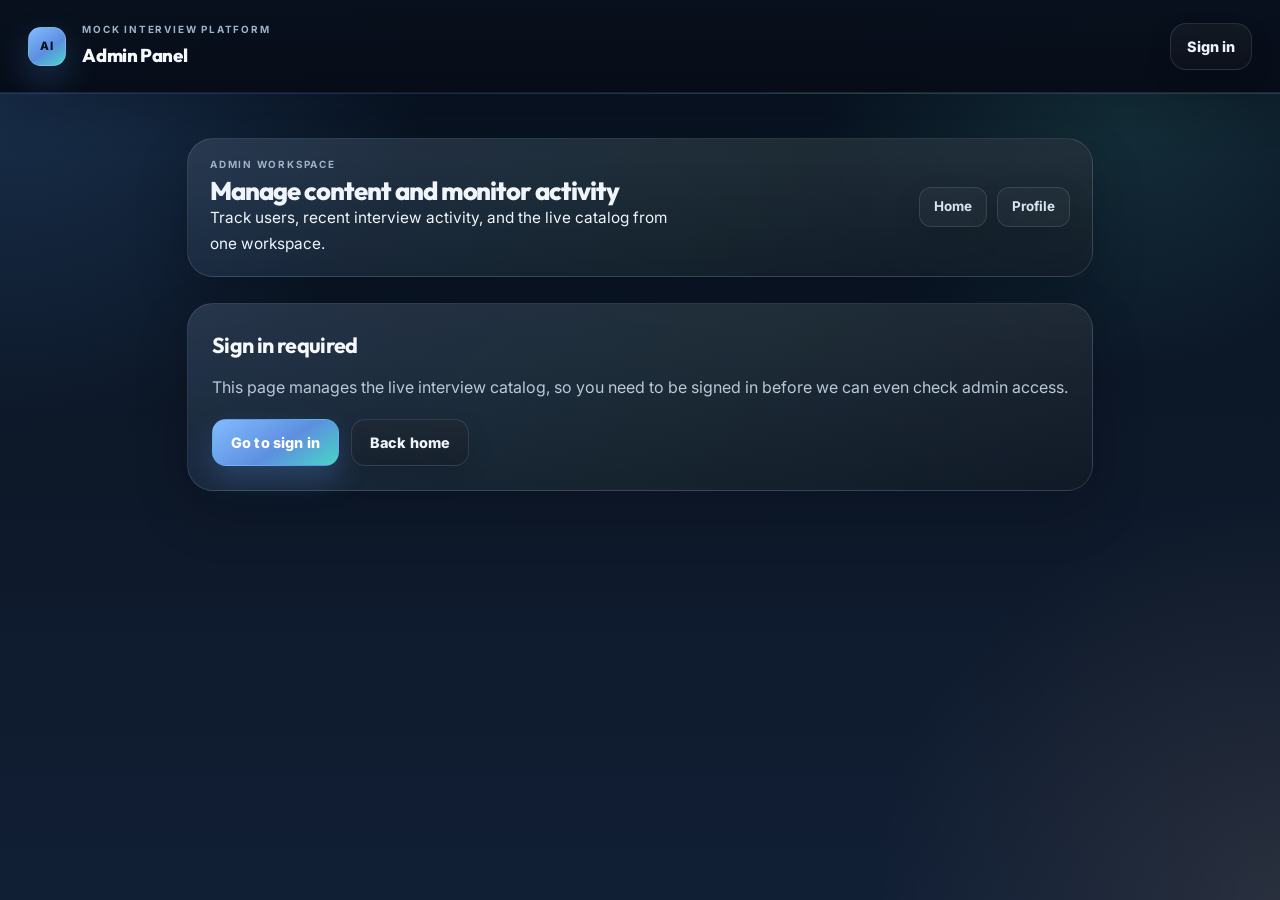
<file: templates/admin.html>
<!DOCTYPE html>
<html lang="en">

<head>
<meta charset="UTF-8">
<meta name="viewport" content="width=device-width, initial-scale=1.0">
<title>Admin Panel</title>
<link rel="icon" href="/static/favicon.svg" type="image/svg+xml">
<link rel="stylesheet" href="/static/css/style.css">
</head>

<body class="admin-page">

<header class="platform-appbar">
<div class="container platform-appbar-inner">
<div class="brand-block">
<div class="brand-mark">AI</div>
<div>
<p class="brand-eyebrow">Mock Interview Platform</p>
<h1>Admin Panel</h1>
</div>
</div>
<div class="appbar-controls">
<div class="appbar-actions" id="account-actions"></div>
</div>
</div>
</header>

<main class="container platform-page admin-shell">

<section class="page-intro admin-intro">
<div class="page-intro-copy">
<p class="section-kicker">Admin Workspace</p>
<h2>Manage content and monitor activity</h2>
<p class="hero-text">
Track users, recent interview activity, and the live catalog from one workspace.
</p>
</div>
<div class="page-intro-actions">
<a class="command-link" href="/">Home</a>
<a class="command-link" href="/profile">Profile</a>
</div>
</section>

<section id="admin-access-root" class="admin-access-card">
<h3>Checking access</h3>
<p>We are verifying your signed-in account before loading the admin workspace.</p>
</section>

<section id="admin-workspace" class="admin-workspace" hidden>
<aside class="admin-sidebar">
<article class="admin-sidebar-card">
<p class="section-kicker">Workspace</p>
<h3>Admin sections</h3>
<p class="hero-text">
Open a dashboard, inspect user activity, or edit the content library.
</p>
<div class="admin-entity-stack" id="admin-entity-stack">
<button type="button" class="admin-entity-button" data-entity="overview">
<span>Overview</span>
</button>
<button type="button" class="admin-entity-button" data-entity="users">
<span>Users</span>
</button>
<button type="button" class="admin-entity-button" data-entity="sessions">
<span>Sessions</span>
</button>
<button type="button" class="admin-entity-button" data-entity="topics">
<span>Topics</span>
<strong id="admin-topics-count">0</strong>
</button>
<button type="button" class="admin-entity-button" data-entity="questions">
<span>Questions</span>
<strong id="admin-questions-count">0</strong>
</button>
<button type="button" class="admin-entity-button" data-entity="roles">
<span>Roles</span>
<strong id="admin-roles-count">0</strong>
</button>
</div>
</article>

<article class="admin-sidebar-card">
<p class="section-kicker">Notes</p>
<h3>How to use this cleanly</h3>
<ul class="admin-note-list">
<li>Use Overview first to check whether users are active and where practice is concentrating.</li>
<li>Open Users to inspect who is active, how many sessions they have completed, and who has admin rights.</li>
<li>Open Sessions to spot recent interview activity and verify what people are actually running.</li>
<li>Create a topic first, then add questions under it.</li>
<li>Edit a role when you want to add an existing topic into its weight mix.</li>
<li>Use the weight inputs to decide how strongly a role should draw from each topic.</li>
<li>Question IDs are auto-generated for new questions, so you do not have to manage them manually.</li>
</ul>
</article>
</aside>

<div class="admin-editor-card">
<div class="panel-head admin-panel-head">
<div>
<p class="section-kicker">Workspace</p>
<h3 id="admin-editor-title">Admin overview</h3>
</div>
<div class="status-badge" id="admin-global-status">Ready</div>
</div>

<section class="admin-section" id="admin-section-overview">
<div class="admin-insight-grid" id="admin-overview-stats">
<article class="admin-metric-card">
<span class="summary-label">Users</span>
<strong id="admin-metric-users">0</strong>
<p>Total signed up accounts.</p>
</article>
<article class="admin-metric-card">
<span class="summary-label">Admins</span>
<strong id="admin-metric-admin-users">0</strong>
<p>Accounts with catalog access.</p>
</article>
<article class="admin-metric-card">
<span class="summary-label">Sessions</span>
<strong id="admin-metric-sessions">0</strong>
<p>Total completed interview sessions.</p>
</article>
<article class="admin-metric-card">
<span class="summary-label">Sessions 7d</span>
<strong id="admin-metric-sessions-7d">0</strong>
<p>Saved sessions in the last 7 days.</p>
</article>
<article class="admin-metric-card">
<span class="summary-label">Active 7d</span>
<strong id="admin-metric-active-users">0</strong>
<p>Users active in the last 7 days.</p>
</article>
<article class="admin-metric-card">
<span class="summary-label">Templates</span>
<strong id="admin-metric-custom-templates">0</strong>
<p>Saved custom interview templates.</p>
</article>
<article class="admin-metric-card">
<span class="summary-label">Avg Score</span>
<strong id="admin-metric-average-score">0</strong>
<p>Average score across saved sessions.</p>
</article>
</div>

<div class="admin-analytics-grid">
<article class="admin-analytics-card">
<div class="panel-head">
<div>
<p class="section-kicker">Usage Modes</p>
<h3>How people are practicing</h3>
</div>
</div>
<div id="admin-mode-breakdown" class="admin-stack-list"></div>
</article>

<article class="admin-analytics-card">
<div class="panel-head">
<div>
<p class="section-kicker">Top Topics</p>
<h3>Where activity is happening</h3>
</div>
</div>
<div id="admin-top-topic-breakdown" class="admin-stack-list"></div>
</article>

<article class="admin-analytics-card">
<div class="panel-head">
<div>
<p class="section-kicker">Catalog Health</p>
<h3>What is live right now</h3>
</div>
</div>
<div id="admin-catalog-health" class="admin-stack-list"></div>
</article>

<article class="admin-analytics-card">
<div class="panel-head">
<div>
<p class="section-kicker">Operator Notes</p>
<h3>What to watch next</h3>
</div>
</div>
<div id="admin-ops-notes" class="admin-stack-list"></div>
</article>
</div>
</section>

<section class="admin-section" id="admin-section-users" hidden>
<div class="admin-section-banner">
<div>
<p class="section-kicker">User Snapshot</p>
<h3>Accounts, activity, and admin reach</h3>
</div>
<p class="hero-text">Use this view to quickly see who is active, who has admin privileges, and whether usage is spreading or concentrating.</p>
</div>
<div class="admin-summary-strip" id="admin-users-summary-strip">
<article class="admin-summary-tile">
<span class="summary-label">Total Users</span>
<strong id="admin-users-summary-total">0</strong>
</article>
<article class="admin-summary-tile">
<span class="summary-label">Active 7d</span>
<strong id="admin-users-summary-active">0</strong>
</article>
<article class="admin-summary-tile">
<span class="summary-label">Admins</span>
<strong id="admin-users-summary-admins">0</strong>
</article>
</div>
<div class="admin-analytics-card">
<div class="panel-head">
<div>
<p class="section-kicker">Users</p>
<h3>Accounts and recent progress</h3>
</div>
</div>
<div class="admin-table-wrap">
<table class="admin-data-table">
<thead>
<tr>
<th>User</th>
<th>Role</th>
<th>Sessions</th>
<th>7d</th>
<th>Avg Score</th>
<th>Last Active</th>
</tr>
</thead>
<tbody id="admin-users-table-body">
<tr><td colspan="6">Loading users...</td></tr>
</tbody>
</table>
</div>
</div>
</section>

<section class="admin-section" id="admin-section-sessions" hidden>
<div class="admin-section-banner">
<div>
<p class="section-kicker">Session Snapshot</p>
<h3>Recent interview flow and score health</h3>
</div>
<p class="hero-text">Use this view to verify what people are actually running, which modes are moving, and whether saved results still look healthy.</p>
</div>
<div class="admin-summary-strip" id="admin-sessions-summary-strip">
<article class="admin-summary-tile">
<span class="summary-label">Total Sessions</span>
<strong id="admin-sessions-summary-total">0</strong>
</article>
<article class="admin-summary-tile">
<span class="summary-label">Sessions 7d</span>
<strong id="admin-sessions-summary-recent">0</strong>
</article>
<article class="admin-summary-tile">
<span class="summary-label">Avg Score</span>
<strong id="admin-sessions-summary-score">0</strong>
</article>
</div>
<div class="admin-analytics-card">
<div class="panel-head">
<div>
<p class="section-kicker">Recent Sessions</p>
<h3>What users have done lately</h3>
</div>
</div>
<div class="admin-table-wrap">
<table class="admin-data-table">
<thead>
<tr>
<th>When</th>
<th>User</th>
<th>Mode</th>
<th>Topic / Role</th>
<th>Questions</th>
<th>Score</th>
</tr>
</thead>
<tbody id="admin-sessions-table-body">
<tr><td colspan="6">Loading sessions...</td></tr>
</tbody>
</table>
</div>
</div>
</section>

<section class="admin-section" id="admin-section-topics">
<div class="admin-mode-row">
<div class="admin-mode-switch" data-mode-group="topics">
<button type="button" class="secondary-action admin-mode-button" data-entity-mode="topics" data-mode="add">Add new</button>
<button type="button" class="secondary-action admin-mode-button" data-entity-mode="topics" data-mode="edit">Change existing</button>
</div>
</div>
<div class="admin-browser-card" id="admin-topic-browser">
<div class="admin-browser-grid">
<label class="custom-field admin-browser-search">
<span class="summary-label">Search Topics</span>
<input id="admin-topic-search" type="text" placeholder="Search by title, id, category, or subtitle">
</label>
<div class="admin-browser-filter-row">
<label class="custom-field">
<span class="summary-label">Status Filter</span>
<select id="admin-topic-status-filter">
<option value="active">Active</option>
<option value="all">All</option>
<option value="archived">Archived</option>
</select>
</label>
<label class="custom-field admin-picker-field" id="admin-topic-picker-field">
<span class="summary-label">Existing Topic</span>
<select id="admin-topic-select"></select>
</label>
</div>
</div>
<div class="admin-record-actions" id="admin-topic-record-actions">
<div class="admin-record-summary">
<span class="summary-label">Selected Status</span>
<strong id="admin-topic-state-chip">-</strong>
</div>
<button type="button" class="secondary-action" id="admin-topic-archive-btn">Archive</button>
<button type="button" class="secondary-action" id="admin-topic-restore-btn">Restore</button>
<button type="button" class="secondary-action admin-danger-action" id="admin-topic-delete-btn">Delete</button>
</div>
</div>

<form id="admin-topic-form" class="admin-form-grid">
<label class="custom-field">
<span class="summary-label">Topic ID</span>
<input id="admin-topic-id" type="text" maxlength="100" placeholder="api_design">
</label>
<label class="custom-field">
<span class="summary-label">Category</span>
<input id="admin-topic-category" type="text" maxlength="100" placeholder="Backend">
</label>
<label class="custom-field">
<span class="summary-label">Title</span>
<input id="admin-topic-title" type="text" maxlength="150" placeholder="API Design">
</label>
<label class="custom-field">
<span class="summary-label">Level Label</span>
<input id="admin-topic-level" type="text" maxlength="100" placeholder="Intermediate">
</label>
<label class="custom-field custom-field-wide">
<span class="summary-label">Subtitle</span>
<input id="admin-topic-subtitle" type="text" maxlength="255" placeholder="Short line shown in cards and summaries">
</label>
<label class="custom-field custom-field-wide">
<span class="summary-label">Description</span>
<textarea id="admin-topic-description" rows="4" placeholder="Describe what this track should focus on."></textarea>
</label>
<label class="custom-field">
<span class="summary-label">Accent</span>
<input id="admin-topic-accent" type="text" maxlength="100" placeholder="blue-ocean">
</label>
<div class="admin-form-actions custom-field custom-field-wide">
<button type="submit" class="primary-action" id="admin-topic-save">Save topic</button>
<button type="button" class="secondary-action" id="admin-topic-reset">Reset form</button>
</div>
<p class="hero-text admin-form-note custom-field custom-field-wide">
Topic IDs should stay stable because questions and roles refer to them.
</p>
</form>
</section>

<section class="admin-section" id="admin-section-questions" hidden>
<div class="admin-mode-row">
<div class="admin-mode-switch" data-mode-group="questions">
<button type="button" class="secondary-action admin-mode-button" data-entity-mode="questions" data-mode="add">Add new</button>
<button type="button" class="secondary-action admin-mode-button" data-entity-mode="questions" data-mode="edit">Change existing</button>
</div>
</div>
<div class="admin-browser-card" id="admin-question-browser">
<div class="admin-browser-grid">
<label class="custom-field admin-browser-search">
<span class="summary-label">Search Questions</span>
<input id="admin-question-search" type="text" placeholder="Search by id, topic, or question text">
</label>
<div class="admin-browser-filter-row admin-browser-filter-row-wide">
<label class="custom-field">
<span class="summary-label">Status Filter</span>
<select id="admin-question-status-filter">
<option value="active">Active</option>
<option value="all">All</option>
<option value="archived">Archived</option>
</select>
</label>
<div class="admin-question-picker-cluster">
<label class="custom-field admin-picker-field" id="admin-question-filter-field">
<span class="summary-label">Filter by Topic</span>
<select id="admin-question-filter-topic"></select>
</label>
<label class="custom-field admin-picker-field" id="admin-question-picker-field">
<span class="summary-label">Existing Question</span>
<select id="admin-question-select"></select>
</label>
</div>
</div>
</div>
<div class="admin-record-actions" id="admin-question-record-actions">
<div class="admin-record-summary">
<span class="summary-label">Selected Status</span>
<strong id="admin-question-state-chip">-</strong>
</div>
<button type="button" class="secondary-action" id="admin-question-archive-btn">Archive</button>
<button type="button" class="secondary-action" id="admin-question-restore-btn">Restore</button>
<button type="button" class="secondary-action admin-danger-action" id="admin-question-delete-btn">Delete</button>
</div>
</div>

<form id="admin-question-form" class="admin-form-grid">
<label class="custom-field">
<span class="summary-label">Question ID</span>
<input id="admin-question-id" type="text" readonly placeholder="Auto-generated for new questions">
</label>
<label class="custom-field">
<span class="summary-label">Topic</span>
<select id="admin-question-topic"></select>
</label>
<label class="custom-field">
<span class="summary-label">Display Order</span>
<input id="admin-question-order" type="number" min="1" step="1" value="1">
</label>
<label class="custom-field">
<span class="summary-label">Difficulty</span>
<select id="admin-question-difficulty">
<option value="easy">Easy</option>
<option value="medium">Medium</option>
<option value="hard">Hard</option>
<option value="custom">Custom</option>
</select>
</label>
<label class="custom-field custom-field-wide">
<span class="summary-label">Question Text</span>
<textarea id="admin-question-text" rows="5" placeholder="Write the interview question exactly as it should be asked."></textarea>
</label>
<label class="custom-field custom-field-wide">
<span class="summary-label">Sample Answer</span>
<textarea id="admin-question-sample" rows="4" placeholder="Optional: sample response for internal guidance."></textarea>
</label>
<label class="custom-field custom-field-wide">
<span class="summary-label">Benchmark Answer</span>
<textarea id="admin-question-ideal" rows="5" placeholder="Optional: benchmark / guidance answer used by analytics."></textarea>
</label>
<div class="admin-form-actions custom-field custom-field-wide">
<button type="submit" class="primary-action" id="admin-question-save">Save question</button>
<button type="button" class="secondary-action" id="admin-question-reset">Reset form</button>
</div>
</form>
</section>

<section class="admin-section" id="admin-section-roles" hidden>
<div class="admin-mode-row">
<div class="admin-mode-switch" data-mode-group="roles">
<button type="button" class="secondary-action admin-mode-button" data-entity-mode="roles" data-mode="add">Add new</button>
<button type="button" class="secondary-action admin-mode-button" data-entity-mode="roles" data-mode="edit">Change existing</button>
</div>
</div>
<div class="admin-browser-card" id="admin-role-browser">
<div class="admin-browser-grid">
<label class="custom-field admin-browser-search">
<span class="summary-label">Search Roles</span>
<input id="admin-role-search" type="text" placeholder="Search by title, id, or subtitle">
</label>
<div class="admin-browser-filter-row">
<label class="custom-field">
<span class="summary-label">Status Filter</span>
<select id="admin-role-status-filter">
<option value="active">Active</option>
<option value="all">All</option>
<option value="archived">Archived</option>
</select>
</label>
<label class="custom-field admin-picker-field" id="admin-role-picker-field">
<span class="summary-label">Existing Role</span>
<select id="admin-role-select"></select>
</label>
</div>
</div>
<div class="admin-record-actions" id="admin-role-record-actions">
<div class="admin-record-summary">
<span class="summary-label">Selected Status</span>
<strong id="admin-role-state-chip">-</strong>
</div>
<button type="button" class="secondary-action" id="admin-role-archive-btn">Archive</button>
<button type="button" class="secondary-action" id="admin-role-restore-btn">Restore</button>
<button type="button" class="secondary-action admin-danger-action" id="admin-role-delete-btn">Delete</button>
</div>
</div>

<form id="admin-role-form" class="admin-form-grid">
<label class="custom-field">
<span class="summary-label">Role ID</span>
<input id="admin-role-id" type="text" maxlength="100" placeholder="backend_engineer">
</label>
<label class="custom-field">
<span class="summary-label">Title</span>
<input id="admin-role-title" type="text" maxlength="150" placeholder="Backend Engineer">
</label>
<label class="custom-field custom-field-wide">
<span class="summary-label">Subtitle</span>
<input id="admin-role-subtitle" type="text" maxlength="255" placeholder="Short card label for this interview round">
</label>
<label class="custom-field custom-field-wide">
<span class="summary-label">Description</span>
<textarea id="admin-role-description" rows="4" placeholder="Describe what this role round is meant to evaluate."></textarea>
</label>
<label class="custom-field">
<span class="summary-label">Level Label</span>
<input id="admin-role-level" type="text" maxlength="100" placeholder="Interview loop">
</label>
<label class="custom-field">
<span class="summary-label">Default Duration</span>
<input id="admin-role-default-duration" type="number" min="5" max="240" step="1" value="30">
</label>
<label class="custom-field">
<span class="summary-label">Available Durations</span>
<input id="admin-role-available-durations" type="text" placeholder="15, 30, 45, 60">
</label>
<label class="custom-field">
<span class="summary-label">Primary Topic</span>
<select id="admin-role-primary-topic"></select>
</label>

<div class="custom-field custom-field-wide">
<div class="admin-weight-head">
<div>
<span class="summary-label">Topic Weights</span>
<p class="hero-text">Set how much each topic should contribute to this role round.</p>
</div>
<div class="summary-chip admin-inline-chip">
<span class="summary-label">Total Weight</span>
<strong id="admin-role-weight-total">0</strong>
</div>
</div>
<div id="admin-role-topic-weights" class="admin-weight-grid"></div>
</div>

<div class="admin-form-actions custom-field custom-field-wide">
<button type="submit" class="primary-action" id="admin-role-save">Save role</button>
<button type="button" class="secondary-action" id="admin-role-reset">Reset form</button>
</div>
</form>
</section>
</div>
</section>

</main>

<script type="module" src="/static/js/admin.js"></script>
<script type="module" src="/static/js/appbar-account.js"></script>
<script type="module" src="/static/js/ui-theme.js"></script>

</body>
</html>
</file>
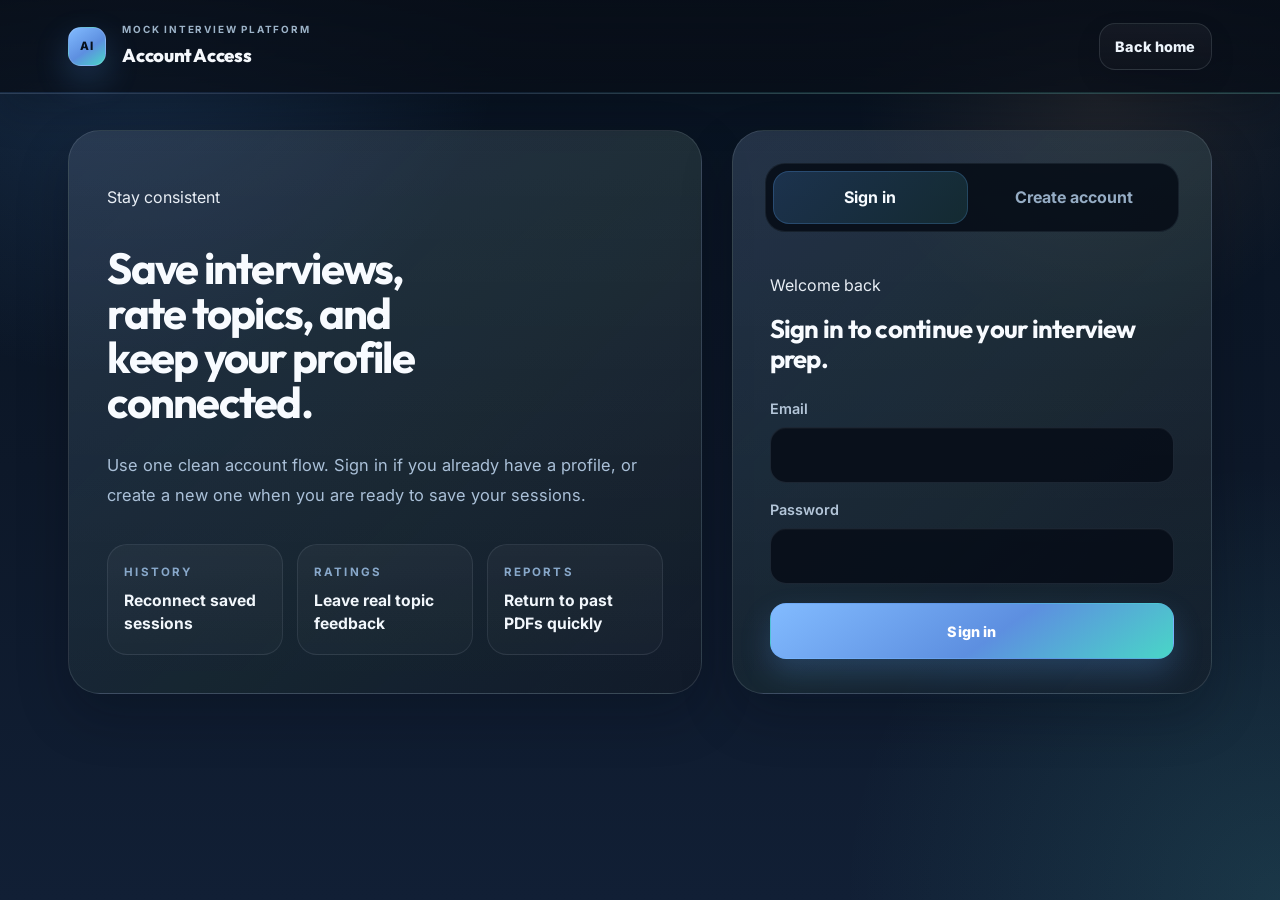
<file: templates/auth.html>
<!DOCTYPE html>
<html lang="en">
<head>
    <meta charset="UTF-8">
    <meta name="viewport" content="width=device-width, initial-scale=1.0">
    <title>Account Access | Mock Interview Platform</title>
    <link rel="icon" type="image/svg+xml" href="/static/favicon.svg">
    <link rel="stylesheet" href="/static/css/base.css">
    <link rel="stylesheet" href="/static/css/style.css">
    <link rel="stylesheet" href="/static/css/auth.css">
</head>
<body class="auth-page">
    <header class="platform-appbar">
        <div class="container platform-appbar-inner">
            <div class="brand-block">
                <div class="brand-mark">AI</div>
                <div>
                    <p class="brand-eyebrow">Mock Interview Platform</p>
                    <h1>Account Access</h1>
                </div>
            </div>
            <div class="appbar-controls">
                <div class="appbar-actions" id="account-actions"></div>
            </div>
        </div>
    </header>

    <main class="container platform-page auth-shell">
        <section class="auth-hero-card">
            <p class="eyebrow">Stay consistent</p>
            <h2>Save interviews, rate topics, and keep your profile connected.</h2>
            <p class="auth-hero-copy">
                Use one clean account flow. Sign in if you already have a profile, or create a new one when you are ready to save your sessions.
            </p>

            <div class="auth-benefits">
                <article class="auth-benefit-card">
                    <span>History</span>
                    <strong>Reconnect saved sessions</strong>
                </article>
                <article class="auth-benefit-card">
                    <span>Ratings</span>
                    <strong>Leave real topic feedback</strong>
                </article>
                <article class="auth-benefit-card">
                    <span>Reports</span>
                    <strong>Return to past PDFs quickly</strong>
                </article>
            </div>
        </section>

        <section class="auth-panel">
            <div class="auth-mode-switch" role="tablist" aria-label="Authentication mode">
                <button type="button" class="auth-mode-tab" data-auth-mode="signin" aria-selected="true">Sign in</button>
                <button type="button" class="auth-mode-tab" data-auth-mode="signup" aria-selected="false">Create account</button>
            </div>

            <div class="auth-card" data-auth-panel="signin">
                <div class="auth-card-head">
                    <p class="eyebrow">Welcome back</p>
                    <h3>Sign in to continue your interview prep.</h3>
                </div>

                <form id="signin-form" class="auth-form">
                    <label class="auth-field">
                        <span>Email</span>
                        <input id="signin-email" name="email" type="email" autocomplete="email" required>
                    </label>

                    <label class="auth-field">
                        <span>Password</span>
                        <input id="signin-password" name="password" type="password" autocomplete="current-password" required>
                    </label>

                    <button type="submit" class="primary-action auth-submit">Sign in</button>
                </form>
            </div>

            <div class="auth-card" data-auth-panel="signup" hidden>
                <div class="auth-card-head">
                    <p class="eyebrow">New here</p>
                    <h3>Create an account for saved history and ratings.</h3>
                </div>

                <form id="signup-form" class="auth-form">
                    <label class="auth-field">
                        <span>Username</span>
                        <input id="signup-username" name="username" type="text" autocomplete="username" required>
                    </label>

                    <label class="auth-field">
                        <span>Email</span>
                        <input id="signup-email" name="email" type="email" autocomplete="email" required>
                    </label>

                    <label class="auth-field">
                        <span>Password</span>
                        <input id="signup-password" name="password" type="password" autocomplete="new-password" minlength="8" required>
                    </label>

                    <button type="submit" class="primary-action auth-submit">Create account</button>
                </form>
            </div>

            <p id="auth-message" class="auth-message" hidden></p>
        </section>
    </main>

    <script type="module" src="/static/js/session.js"></script>
    <script type="module" src="/static/js/auth.js"></script>
    <script type="module" src="/static/js/ui-theme.js"></script>
</body>
</html>
</file>
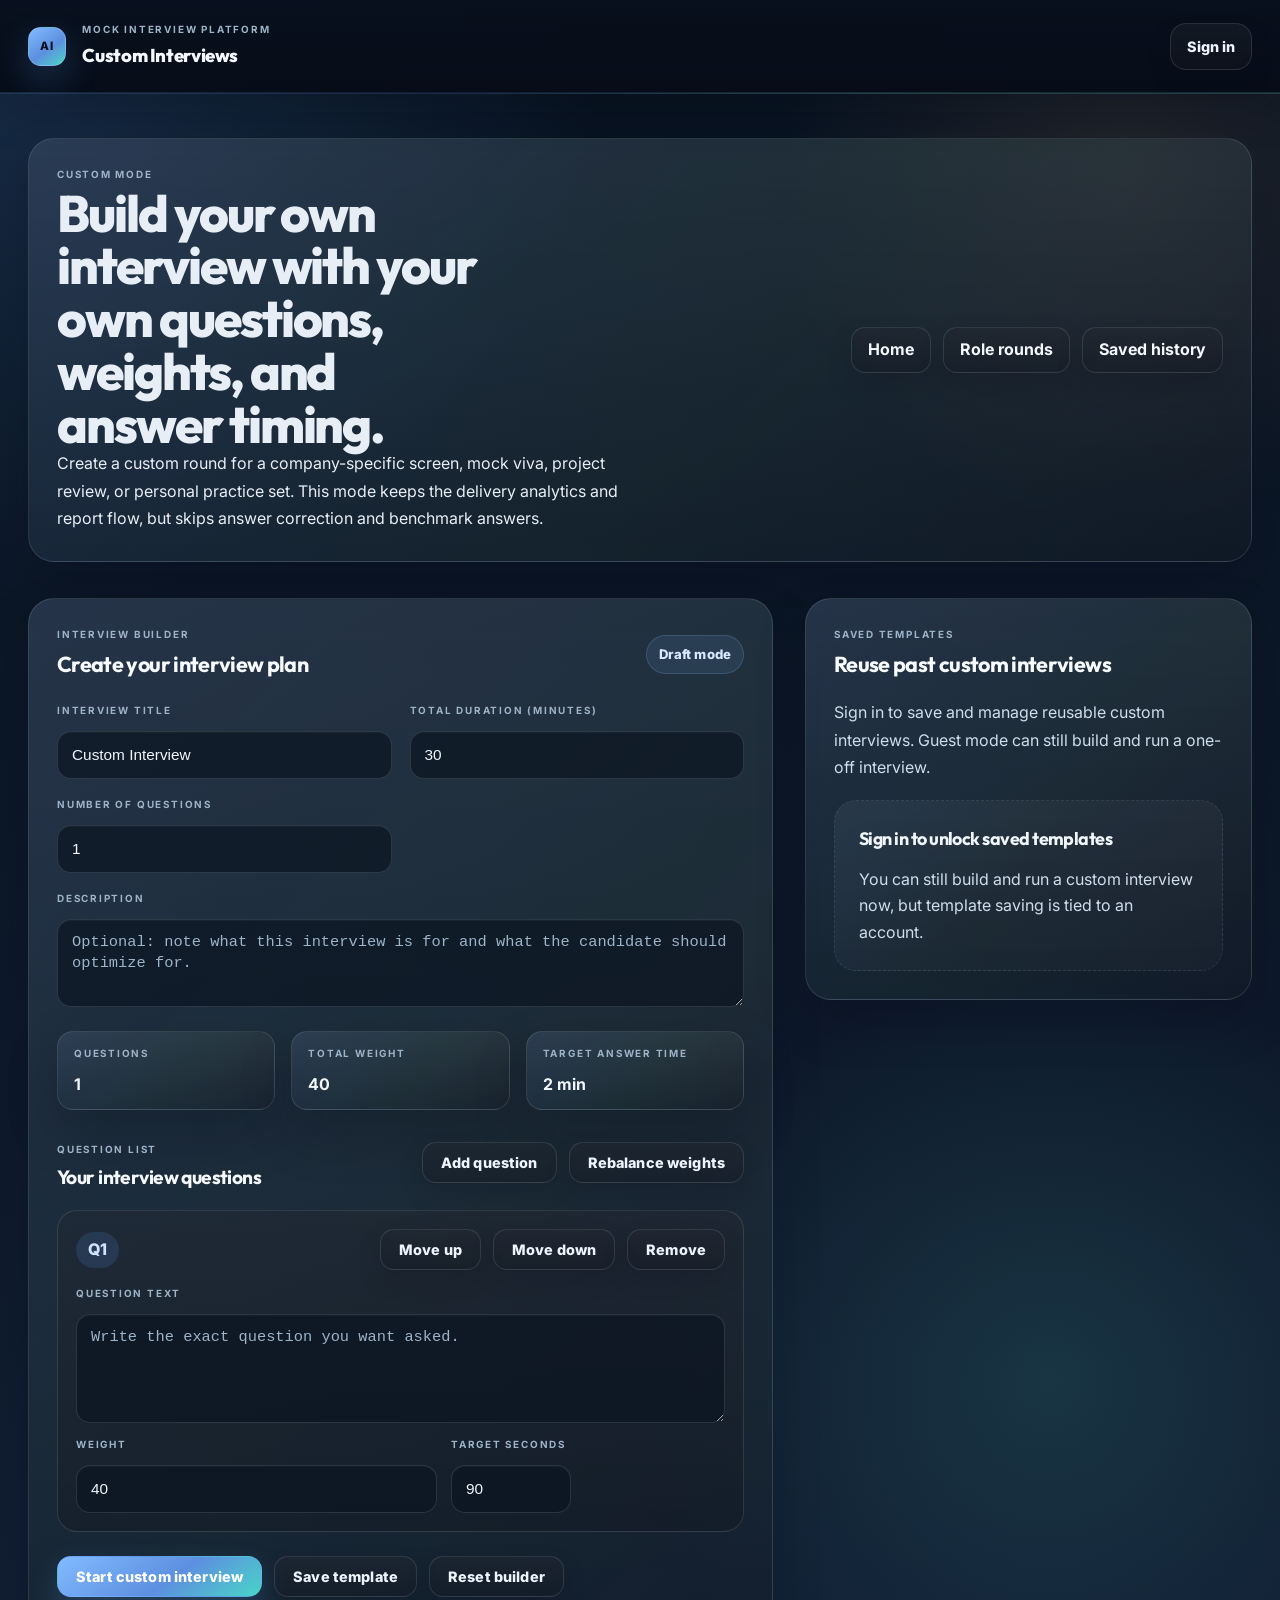
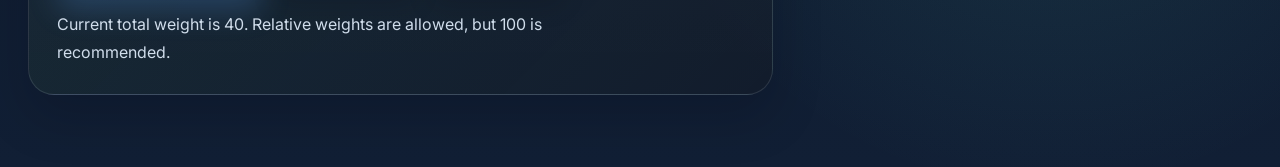
<file: templates/custom_interviews.html>
<!DOCTYPE html>
<html lang="en">

<head>
<meta charset="UTF-8">
<meta name="viewport" content="width=device-width, initial-scale=1.0">
<title>Custom Interviews</title>
<link rel="icon" href="/static/favicon.svg" type="image/svg+xml">
<link rel="stylesheet" href="/static/css/style.css">
</head>

<body class="custom-page">

<header class="platform-appbar">
<div class="container platform-appbar-inner">
<div class="brand-block">
<div class="brand-mark">AI</div>
<div>
<p class="brand-eyebrow">Mock Interview Platform</p>
<h1>Custom Interviews</h1>
</div>
</div>
<div class="appbar-controls">
<div class="appbar-actions" id="account-actions"></div>
</div>
</div>
</header>

<main class="container platform-page custom-shell">

<section class="page-intro custom-intro">
<div class="page-intro-copy">
<p class="section-kicker">Custom Mode</p>
<h2>Build your own interview with your own questions, weights, and answer timing.</h2>
<p class="hero-text">
Create a custom round for a company-specific screen, mock viva, project review, or personal practice set.
This mode keeps the delivery analytics and report flow, but skips answer correction and benchmark answers.
</p>
</div>
<div class="page-intro-actions">
<a class="command-link" href="/">Home</a>
<a class="command-link" href="/roles">Role rounds</a>
<a class="command-link" href="/profile">Saved history</a>
</div>
</section>

<section class="custom-grid">
<div class="custom-builder-card">
<div class="panel-head">
<div>
<p class="section-kicker">Interview Builder</p>
<h3>Create your interview plan</h3>
</div>
<div class="status-badge" id="builder-status">Draft mode</div>
</div>

<div class="custom-form-grid">
<label class="custom-field">
<span class="summary-label">Interview Title</span>
<input id="custom-title" type="text" maxlength="160" placeholder="Example: Product architecture panel round">
</label>

<label class="custom-field">
<span class="summary-label">Total Duration (minutes)</span>
<input id="custom-duration" type="number" min="5" max="240" step="1" value="30">
</label>

<label class="custom-field">
<span class="summary-label">Number of Questions</span>
<input id="custom-question-total" type="number" min="1" max="20" step="1" value="1">
</label>

<label class="custom-field custom-field-wide">
<span class="summary-label">Description</span>
<textarea id="custom-description" rows="3" placeholder="Optional: note what this interview is for and what the candidate should optimize for."></textarea>
</label>
</div>

<div class="custom-summary-row">
<div class="summary-chip custom-summary-chip">
<span class="summary-label">Questions</span>
<strong id="custom-question-count">0</strong>
</div>
<div class="summary-chip custom-summary-chip">
<span class="summary-label">Total Weight</span>
<strong id="custom-total-weight">0</strong>
</div>
<div class="summary-chip custom-summary-chip">
<span class="summary-label">Target Answer Time</span>
<strong id="custom-total-target">0 min</strong>
</div>
</div>

<div class="custom-question-head">
<div>
<p class="section-kicker">Question List</p>
<h4>Your interview questions</h4>
</div>
<div class="custom-question-actions">
<button class="secondary-action" type="button" id="add-question-btn">Add question</button>
<button class="secondary-action" type="button" id="rebalance-btn">Rebalance weights</button>
</div>
</div>

<div id="custom-question-list" class="custom-question-list"></div>

<div class="custom-builder-actions">
<button class="primary-action" type="button" id="start-custom-btn">Start custom interview</button>
<button class="secondary-action" type="button" id="save-custom-btn">Save template</button>
<button class="secondary-action" type="button" id="reset-custom-btn">Reset builder</button>
</div>
<p class="hero-text custom-footnote" id="custom-builder-note">
Weights are relative. A total of 100 is recommended, but not required.
</p>
</div>

<aside class="custom-library-card">
<div class="panel-head">
<div>
<p class="section-kicker">Saved Templates</p>
<h3>Reuse past custom interviews</h3>
</div>
</div>
<p class="hero-text" id="custom-library-copy">
Sign in to save named custom interviews to your account. You can still build and run one as a guest.
</p>
<div id="custom-template-list" class="custom-template-list">
<div class="custom-empty-state">
<h4>Loading saved templates</h4>
<p>We are checking whether your account has any saved custom interviews.</p>
</div>
</div>
</aside>
</section>

</main>

<script type="module" src="/static/js/custom-interviews.js"></script>
<script type="module" src="/static/js/appbar-account.js"></script>
<script type="module" src="/static/js/ui-theme.js"></script>

</body>
</html>
</file>
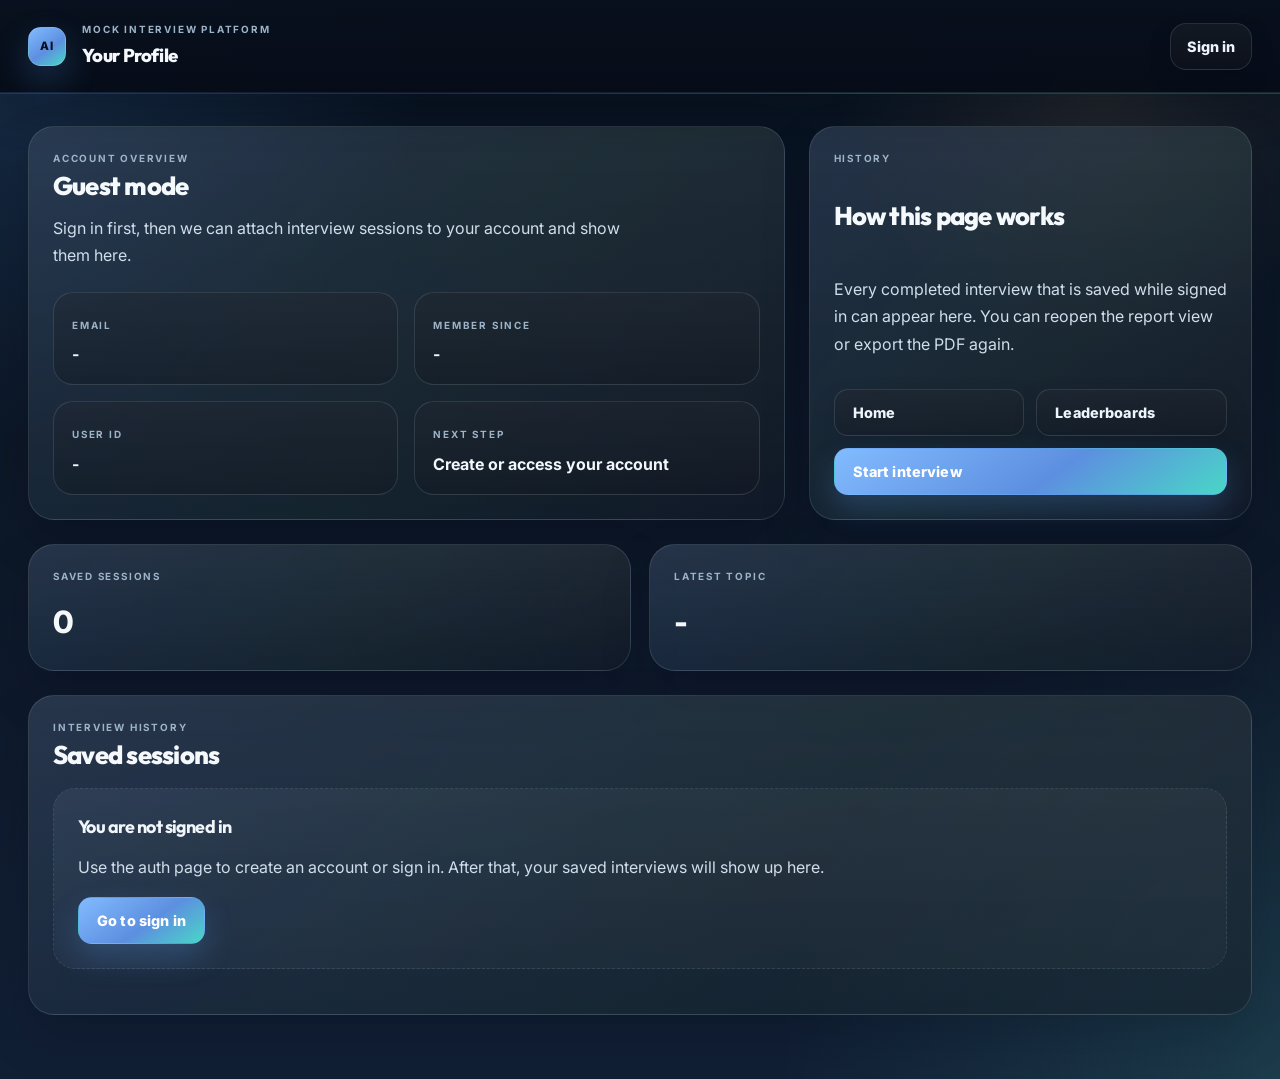
<file: templates/profile.html>
<!DOCTYPE html>
<html lang="en">

<head>
<meta charset="UTF-8">
<meta name="viewport" content="width=device-width, initial-scale=1.0">
<title>Your Profile</title>
<link rel="icon" href="/static/favicon.svg" type="image/svg+xml">
<link rel="stylesheet" href="/static/css/style.css">
</head>

<body class="profile-page">

<header class="platform-appbar">
<div class="container platform-appbar-inner">
<div class="brand-block">
<div class="brand-mark">AI</div>
<div>
<p class="brand-eyebrow">Mock Interview Platform</p>
<h1>Your Profile</h1>
</div>
</div>
<div class="appbar-controls">
<div class="appbar-actions" id="account-actions"></div>
</div>
</div>
</header>

<main class="container platform-page profile-layout">

<section class="profile-hero">
<div class="profile-card">
<p class="section-kicker">Account Overview</p>
<h2 id="profile-name">Guest mode</h2>
<p class="hero-text" id="profile-copy">
Sign in to connect your interviews, revisit past reports, and build a clean practice history.
</p>
<div class="profile-meta-grid">
<div class="profile-meta-card">
<span class="summary-label">Email</span>
<strong id="profile-email">-</strong>
</div>
<div class="profile-meta-card">
<span class="summary-label">Member Since</span>
<strong id="profile-member-since">-</strong>
</div>
<div class="profile-meta-card">
<span class="summary-label">User ID</span>
<strong id="profile-user-id">-</strong>
</div>
<div class="profile-meta-card">
<span class="summary-label">Next Step</span>
<strong id="profile-next-step">Finish one new interview</strong>
</div>
</div>
</div>

<div class="profile-card profile-side-card">
<p class="section-kicker">History</p>
<h3>How this page works</h3>
<p class="hero-text">
Every completed interview that is saved while signed in can appear here. You can reopen the report view or export the PDF again.
</p>
<div class="profile-side-actions">
<a href="/" class="secondary-action">Home</a>
<a href="/leaderboards" class="secondary-action">Leaderboards</a>
<a href="/interview" class="primary-action">Start interview</a>
</div>
</div>
</section>

<section class="profile-summary-row">
<div class="profile-card profile-summary-card">
<span class="summary-label">Saved Sessions</span>
<strong id="profile-history-count">0</strong>
</div>
<div class="profile-card profile-summary-card">
<span class="summary-label">Latest Topic</span>
<strong id="profile-latest-topic">-</strong>
</div>
</section>

<section class="profile-history-card">
<div class="panel-head">
<div>
<p class="section-kicker">Interview History</p>
<h3>Saved sessions</h3>
</div>
</div>
<div id="history-content" class="history-list">
<div class="history-empty-state">
<h4>Loading your account</h4>
<p>We are checking the local signed-in user and then pulling recent interview sessions.</p>
</div>
</div>
</section>
</main>

<script type="module" src="/static/js/profile.js"></script>
<script type="module" src="/static/js/appbar-account.js"></script>
<script type="module" src="/static/js/ui-theme.js"></script>

</body>
</html>
</file>
<file: static/css/style.css>
@import url("base.css");
@import url("topics.css");
@import url("auth.css");
@import url("profile.css");
@import url("admin.css");
@import url("interview.css");
@import url("custom-interviews.css");
@import url("results.css");
@import url("planner.css");
@import url("leaderboards.css");

:root{
  --appbar-gap: clamp(12px, 1.6vw, 16px);
  --surface-1: rgba(255,255,255,.055);
  --surface-2: rgba(255,255,255,.036);
  --surface-3: rgba(15, 26, 43, .9);
  --line-soft: var(--panel-border);
  --line-strong: var(--panel-border-strong);
  --text-strong: var(--ui-text);
  --text-body: var(--ui-text-body);
  --text-muted: var(--ui-text-muted);
  --shadow-soft: var(--theme-shadow-soft);
}

header{
  background:
    linear-gradient(180deg, var(--header-ink-strong), var(--header-ink)),
    rgba(6, 12, 22, .72);
  backdrop-filter: blur(20px);
  border-bottom: 1px solid var(--line-soft);
  padding: clamp(8px, 1vw, 12px) 0;
  position: sticky;
  top: 0;
  z-index: 100;
  box-shadow: 0 18px 38px rgba(2,8,18,.24);
}

header::after{
  content: "";
  position: absolute;
  left: 0;
  right: 0;
  bottom: -1px;
  height: 2px;
  background: linear-gradient(90deg, rgba(var(--ambient-primary), .18), var(--page-band-start), var(--page-band-end), rgba(var(--ambient-secondary), .16));
  opacity: .92;
}

header h1{
font-size: 1.8rem;
font-weight: 700;
background: linear-gradient(135deg,#69b6ff,#8ef0df 56%, #ffc694);
-webkit-background-clip: text;
-webkit-text-fill-color: transparent;
background-clip: text;
margin: 0;
letter-spacing: -0.02em;
}

.container{
  max-width: 1200px;
  margin: 0 auto;
  padding: 0 clamp(16px, 2.4vw, 28px);
}

.page-title{
font-size: 2.5rem;
font-weight: 700;
margin: 60px 0 20px;
background: linear-gradient(135deg,#f8fafc,#e2e8f0);
-webkit-background-clip: text;
-webkit-text-fill-color: transparent;
background-clip: text;
letter-spacing: -0.03em;
}

.page-subtitle{
font-size: 1.2rem;
color: #94a3b8;
margin: 0 0 60px;
max-width: 600px;
margin-left: auto;
margin-right: auto;
line-height: 1.7;
}

html {
  font-family: 'Matter', -apple-system, BlinkMacSystemFont, "Segoe UI", Roboto, sans-serif;
  font-size: 16px;
  scroll-behavior: smooth;
}

body {
  background: linear-gradient(180deg, var(--bg-default) 0%, var(--bg-plate) 54%, var(--bg-deep) 100%);
  color: var(--text-strong);
  min-height: 100vh;
  display: flex;
  flex-direction: column;
}

[hidden]{
  display: none !important;
}

.brand-block{
  display: flex;
  align-items: center;
  gap: clamp(12px, 1.4vw, 16px);
  min-width: 0;
}

.brand-block > div:last-child{
  min-width: 0;
}

.brand-mark{
  width: clamp(38px, 3vw, 44px);
  height: clamp(38px, 3vw, 44px);
  border-radius: clamp(12px, 1vw, 14px);
  display: grid;
  place-items: center;
  font-weight: 800;
  font-size: clamp(.72rem, .8vw, .78rem);
  letter-spacing: .08em;
  background: linear-gradient(145deg, var(--button-primary-start), var(--button-primary-mid) 56%, var(--button-primary-end));
  color: #07111d;
  border: 1px solid rgba(255,255,255,.14);
  box-shadow: 0 14px 34px rgba(var(--ambient-primary), .24);
}

.brand-eyebrow,
.section-kicker,
.summary-label,
.metric-label{
  margin: 0 0 4px;
  font-size: clamp(.62rem, .7vw, .68rem);
  letter-spacing: .18em;
  text-transform: uppercase;
  color: var(--text-muted);
  font-weight: 700;
}

.platform-appbar h1{
margin: 0;
font-size: clamp(1.05rem, 1.45vw, 1.24rem);
font-weight: 800;
color: #f5f8fc !important;
background: none !important;
-webkit-text-fill-color: initial !important;
}

.platform-appbar-inner{
display: flex;
align-items: center;
justify-content: space-between;
gap: clamp(12px, 1.6vw, 16px);
min-height: clamp(52px, 7vw, 64px);
}

.appbar-summary{
display: flex;
gap: var(--appbar-gap);
flex-wrap: wrap;
justify-content: flex-end;
flex: 1 1 280px;
}

.appbar-controls{
display: flex;
align-items: center;
gap: clamp(10px, 1.4vw, 16px);
margin-left: auto;
flex: 1 1 360px;
justify-content: flex-end;
}

.account-chip{
  min-width: clamp(180px, 20vw, 220px);
  min-height: clamp(48px, 5vw, 58px);
  padding: clamp(8px, 1vw, 10px) clamp(12px, 1.4vw, 16px);
  border-radius: clamp(14px, 1.8vw, 16px);
  background: linear-gradient(180deg, rgba(255,255,255,.075), rgba(255,255,255,.035));
  border: 1px solid var(--line-soft);
  text-align: left;
  box-shadow: var(--shadow-soft);
}

.account-chip-inner{
display: flex;
align-items: center;
gap: clamp(8px, 1vw, 12px);
}

.account-avatar{
width: clamp(30px, 2.8vw, 34px);
height: clamp(30px, 2.8vw, 34px);
border-radius: clamp(9px, 1vw, 10px);
display: grid;
place-items: center;
font-size: clamp(.8rem, 1vw, .88rem);
font-weight: 800;
background: linear-gradient(135deg, #5ea2ff, #64e4d3);
color: #07111d;
box-shadow: 0 10px 24px rgba(63, 164, 255, .22);
flex: 0 0 auto;
}

.account-meta{
min-width: 0;
}

.account-chip strong{
display: block;
font-size: clamp(.84rem, 1vw, .9rem);
color: #f2f7fb;
}

.account-chip span:last-child{
display: block;
margin-top: 2px;
font-size: clamp(.72rem, .84vw, .78rem);
line-height: 1.35;
color: #8ea6be;
}

.compact-chip{
min-width: 200px;
}

.compact-account-chip{
min-width: 0;
}

.appbar-actions{
display: flex;
align-items: center;
gap: clamp(10px, 1.2vw, 16px);
flex-wrap: wrap;
justify-content: flex-end;
}

.appbar-link{
display: inline-flex;
align-items: center;
justify-content: center;
min-height: clamp(40px, 4.6vw, 44px);
padding-left: clamp(12px, 1.4vw, 16px);
padding-right: clamp(12px, 1.4vw, 16px);
white-space: nowrap;
}

#theme-menu-slot{
  display: inline-flex;
  align-items: center;
  min-width: 0;
}

.ui-theme-menu{
  position: relative;
  display: inline-flex;
  min-width: 0;
}

.ui-theme-menu-trigger{
  min-height: 50px;
  padding: 6px 12px;
  border-radius: 18px;
  min-width: clamp(154px, 16vw, 188px);
  justify-content: flex-start;
  text-align: left;
  background: var(--panel-glass-strong);
  border: 1px solid rgba(var(--ambient-primary), .22);
  box-shadow: 0 18px 34px rgba(2, 8, 18, .18);
}

.ui-theme-menu-trigger:hover{
  border-color: rgba(var(--ambient-primary), .34);
}

.ui-theme-menu-trigger-chip{
  display: flex;
  align-items: center;
  justify-content: space-between;
  gap: 14px;
  width: 100%;
}

.ui-theme-menu-trigger-copy{
  display: grid;
  gap: 2px;
  min-width: 0;
}

.ui-theme-menu-trigger-label{
  color: var(--text-muted);
  font-size: .62rem;
  font-weight: 800;
  letter-spacing: .16em;
  text-transform: uppercase;
}

.ui-theme-menu-trigger strong{
  color: var(--text-strong);
  font-size: .96rem;
  line-height: 1.2;
}

.ui-theme-menu-dropdown{
  position: absolute;
  top: calc(100% + 14px);
  right: 0;
  width: min(44rem, calc(100vw - 32px));
  padding: clamp(18px, 2vw, 24px);
  border-radius: 28px;
  background:
    radial-gradient(circle at top left, rgba(var(--ambient-primary), .18), transparent 28%),
    radial-gradient(circle at 82% 12%, rgba(var(--ambient-tertiary), .12), transparent 24%),
    linear-gradient(180deg, rgba(8, 13, 24, .98), rgba(8, 15, 26, .96));
  border: 1px solid rgba(var(--ambient-primary), .18);
  box-shadow: var(--theme-shadow-strong);
  z-index: 160;
}

.ui-theme-menu-head{
  display: grid;
  grid-template-columns: minmax(0, .8fr) minmax(0, 1fr);
  gap: 16px;
  align-items: stretch;
  margin-bottom: 18px;
}

.ui-theme-menu-badge{
  padding: 18px;
  border-radius: 24px;
  background: var(--panel-glass-strong);
  border: 1px solid rgba(255,255,255,.08);
  display: grid;
  gap: 8px;
  align-content: start;
}

.ui-theme-menu-badge strong{
  font-size: clamp(1.5rem, 2.1vw, 2rem);
  line-height: 1.02;
  color: #f7fbff;
}

.ui-theme-menu-copy{
  margin: 0;
  align-self: center;
  color: var(--text-body);
  font-size: 1rem;
  line-height: 1.72;
  max-width: 44ch;
}

.ui-theme-grid{
  display: grid;
  grid-template-columns: repeat(2, minmax(0, 1fr));
  gap: 12px;
}

.ui-theme-option{
  display: grid;
  gap: 12px;
  padding: 16px 18px;
  border-radius: 22px;
  border: 1px solid rgba(255,255,255,.08);
  background: rgba(255,255,255,.04);
  color: inherit;
  text-align: left;
  font: inherit;
  cursor: pointer;
  transition: transform .18s ease, border-color .18s ease, background .18s ease, box-shadow .18s ease;
}

.ui-theme-option:hover{
  transform: translateY(-2px);
  border-color: rgba(var(--ambient-primary), .24);
  background: rgba(255,255,255,.055);
}

.ui-theme-option.is-active{
  border-color: rgba(var(--ambient-primary), .36);
  background:
    linear-gradient(135deg, rgba(var(--ambient-primary), .22), rgba(var(--ambient-secondary), .12) 54%, rgba(255,255,255,.04)),
    rgba(255,255,255,.05);
  box-shadow: 0 18px 34px rgba(2, 8, 18, .18);
}

.ui-theme-option-header{
  display: flex;
  align-items: center;
  justify-content: space-between;
  gap: 12px;
}

.ui-theme-option strong{
  color: #f7fbff;
  font-size: 1.02rem;
  line-height: 1.2;
}

.ui-theme-option span{
  color: var(--text-body);
  line-height: 1.58;
}

.ui-theme-option-tag{
  display: inline-flex;
  align-items: center;
  min-height: 28px;
  padding: 0 10px;
  border-radius: 999px;
  background: rgba(255,255,255,.08);
  color: var(--text-strong);
  font-size: .72rem;
  font-weight: 800;
  letter-spacing: .06em;
  text-transform: uppercase;
  white-space: nowrap;
}

.ui-theme-swatch{
  display: inline-flex;
  align-items: center;
  gap: 7px;
  flex-wrap: wrap;
}

.ui-theme-swatch i{
  width: 11px;
  height: 11px;
  border-radius: 999px;
  border: 1px solid rgba(255,255,255,.28);
  box-shadow: 0 0 0 4px rgba(255,255,255,.05);
}

.summary-chip{
  min-width: clamp(118px, 12vw, 140px);
  min-height: clamp(46px, 5vw, 56px);
  padding: clamp(12px, 1.1vw, 14px) clamp(12px, 1.4vw, 16px);
  border-radius: clamp(14px, 1.4vw, 16px);
  background: var(--panel-glass);
  border: 1px solid var(--line-soft);
  text-align: left;
  display: flex;
  flex-direction: column;
  justify-content: center;
  box-shadow: var(--shadow-soft);
}

.summary-chip strong{
display: block;
font-size: clamp(1rem, 1.05vw, 1.08rem);
line-height: 1.3;
color: var(--text-strong);
}

.platform-page{
  padding-top: clamp(28px, 4vw, 44px);
  padding-bottom: clamp(40px, 6vw, 72px);
}

.hero-text,
.section-copy{
margin: 14px 0 0;
font-size: 1rem;
line-height: 1.72;
color: var(--text-body);
}

.landing-page .container,
.tracks-page .container,
.roles-page .container,
.profile-page .container,
.admin-page .container,
.custom-page .container,
.results-page .container{
max-width: 1380px;
}

.auth-page .platform-appbar-inner{
display: flex;
align-items: center;
justify-content: space-between;
gap: var(--appbar-gap);
}

.auth-page .brand-block{
flex: 1 1 auto;
min-width: 0;
}

.auth-page .appbar-controls{
display: flex;
align-items: center;
gap: var(--appbar-gap);
margin-left: auto;
}

.results-page .platform-appbar-inner{
display: grid;
grid-template-columns: minmax(18rem, 1fr) auto;
align-items: center;
gap: var(--appbar-gap);
}

.profile-page .platform-appbar-inner{
display: grid;
grid-template-columns: minmax(18rem, 1fr) auto;
align-items: center;
gap: var(--appbar-gap);
}

.profile-page .brand-block,
.results-page .brand-block,
.profile-page .appbar-controls,
.results-page .appbar-controls{
min-width: 0;
}

.profile-page .appbar-controls,
.results-page .appbar-controls{
justify-content: flex-end;
flex: none;
margin-left: auto;
width: auto;
}

.profile-page .compact-account-chip,
.results-page .compact-account-chip{
min-height: auto;
padding-top: 10px;
padding-bottom: 10px;
}

.profile-page #account-status,
.results-page #account-status{
display: none;
}

.landing-page .platform-appbar-inner,
.tracks-page .platform-appbar-inner,
.roles-page .platform-appbar-inner{
display: flex;
align-items: center;
justify-content: space-between;
gap: var(--appbar-gap);
}

.landing-page .brand-block,
.tracks-page .brand-block,
.roles-page .brand-block{
flex: 1 1 auto;
min-width: 0;
}

.landing-page .appbar-controls,
.tracks-page .appbar-controls,
.roles-page .appbar-controls{
display: flex;
align-items: center;
gap: var(--appbar-gap);
flex: 0 0 auto;
margin-left: auto;
}

.landing-page .appbar-actions,
.tracks-page .appbar-actions,
.roles-page .appbar-actions{
position: relative;
}

.landing-page .compact-account-chip,
.tracks-page .compact-account-chip,
.roles-page .compact-account-chip{
min-width: 0;
min-height: auto;
display: flex;
align-items: center;
}

.landing-page .account-chip-inner,
.tracks-page .account-chip-inner,
.roles-page .account-chip-inner{
gap: 10px;
}

.landing-page .account-avatar,
.tracks-page .account-avatar,
.roles-page .account-avatar{
width: 36px;
height: 36px;
border-radius: 10px;
}

.landing-page .appbar-link,
.tracks-page .appbar-link,
.roles-page .appbar-link{
min-height: clamp(40px, 4.6vw, 44px);
padding: 0 clamp(12px, 1.4vw, 16px);
border-radius: clamp(12px, 1.6vw, 14px);
}

.landing-page #account-status,
.tracks-page #account-status,
.roles-page #account-status{
display: none;
}

.profile-menu{
position: relative;
}

.profile-menu-trigger{
min-width: 116px;
}

.profile-menu-dropdown{
position: absolute;
top: calc(100% + 10px);
right: 0;
min-width: 180px;
padding: 8px;
border-radius: 18px;
background: rgba(10, 17, 29, .98);
border: 1px solid rgba(255,255,255,.08);
box-shadow: 0 18px 40px rgba(0,0,0,.28);
display: grid;
gap: 6px;
z-index: 120;
}

.profile-menu-dropdown[hidden]{
display: none !important;
}

.profile-menu-item{
display: flex;
align-items: center;
width: 100%;
min-height: 44px;
padding: 0 14px;
border: none;
border-radius: 12px;
background: transparent;
color: #e7eef5;
text-decoration: none;
font: inherit;
cursor: pointer;
}

.profile-menu-item:hover{
background: rgba(255,255,255,.05);
}

.profile-menu-item-button{
text-align: left;
}

.landing-page .platform-page,
.tracks-page .platform-page,
.roles-page .platform-page,
.results-page .platform-page{
text-align: left;
}

.panel-head{
display: flex;
align-items: center;
justify-content: space-between;
gap: 16px;
margin-bottom: 18px;
}

.status-badge{
display: inline-flex;
align-items: center;
justify-content: center;
min-height: 36px;
padding: 8px 12px;
border-radius: 999px;
background: linear-gradient(180deg, rgba(255,255,255,.045), rgba(255,255,255,.024));
border: 1px solid var(--line-soft);
color: #dfe9f3;
font-size: .82rem;
font-weight: 800;
letter-spacing: .01em;
white-space: nowrap;
}

.status-badge[data-tone="success"]{
background: rgba(79, 176, 133, .12);
border-color: rgba(111, 204, 156, .18);
color: #d7fae5;
}

.status-badge[data-tone="error"]{
background: rgba(211, 101, 101, .12);
border-color: rgba(231, 132, 132, .18);
color: #ffd8d3;
}

.status-badge[data-tone="working"]{
background: rgba(110, 164, 234, .12);
border-color: rgba(140, 188, 247, .18);
color: #d7e9ff;
}

.preview-empty,
.topic-empty-state,
.history-empty-state,
.custom-empty-state{
  padding: 24px;
  border-radius: 22px;
  background:
    linear-gradient(180deg, rgba(255,255,255,.04), rgba(255,255,255,.022)),
    linear-gradient(135deg, rgba(120,174,244,.035), transparent 46%);
  border: 1px dashed rgba(201,214,228,.12);
}

.topic-empty-state,
.history-empty-state,
.custom-empty-state{
  display: grid;
  gap: 12px;
  align-content: center;
}

.preview-empty,
.topic-empty-state p,
.history-empty-state p,
.custom-empty-state p{
  margin: 0;
  color: var(--text-body);
  line-height: 1.68;
}

.topic-empty-state h4,
.history-empty-state h4,
.custom-empty-state h4{
  margin: 0;
  font-size: 1.12rem;
  color: var(--text-strong);
}

.hero-actions{
display: flex;
align-items: center;
gap: 16px;
flex-wrap: wrap;
margin-top: 24px;
}

.hero-link,
.primary-action,
.secondary-action{
  appearance: none;
  border: 1px solid transparent;
  text-decoration: none;
  padding: 11px 18px;
  border-radius: 14px;
  font-size: .9rem;
  font-weight: 800;
  cursor: pointer;
  font-family: inherit;
  letter-spacing: .01em;
  transition: transform .18s ease, box-shadow .18s ease, background .18s ease, border-color .18s ease, color .18s ease;
}

.hero-link,
.primary-action{
  background: linear-gradient(145deg, var(--button-primary-start), var(--button-primary-mid) 56%, var(--button-primary-end));
  color: white;
  border-color: rgba(var(--ambient-primary), .22);
  box-shadow: 0 14px 30px rgba(var(--ambient-primary), .22);
}

.hero-link:hover,
.primary-action:hover{
  transform: translateY(-1px);
  box-shadow: 0 14px 28px rgba(32, 60, 104, .28);
}

.secondary-action{
  background: var(--panel-glass-soft);
  border: 1px solid var(--line-soft);
  color: #edf4fb;
  box-shadow: 0 10px 24px rgba(2, 8, 18, .14);
}

.secondary-action:hover{
  background: linear-gradient(180deg, rgba(255,255,255,.095), rgba(255,255,255,.04));
  border-color: var(--line-strong);
}

.hero-note{
font-size: .92rem;
color: var(--text-muted);
}

.command-link{
  min-height: 46px;
  border-radius: 14px;
  background: var(--panel-glass-soft);
  border: 1px solid var(--line-soft);
  color: #f4f9fd;
  font-weight: 700;
  box-shadow: 0 12px 28px rgba(2, 8, 18, .14);
  transition: transform .18s ease, border-color .18s ease, background .18s ease;
}

.command-link:hover{
  transform: translateY(-1px);
  border-color: var(--line-strong);
  background: linear-gradient(180deg, rgba(255,255,255,.092), rgba(255,255,255,.04));
}

.landing-summary-row{
display: grid;
grid-template-columns: repeat(3, minmax(0, 1fr));
gap: var(--appbar-gap);
}

.landing-summary-chip{
min-height: clamp(92px, 10vw, 120px);
padding: clamp(18px, 1.8vw, 24px);
}

@media (max-width: 900px){
.platform-appbar-inner{
flex-direction: column;
align-items: flex-start;
}

.auth-page .platform-appbar-inner,
.profile-page .platform-appbar-inner,
.results-page .platform-appbar-inner{
display: flex;
}

.landing-page .platform-appbar-inner,
.tracks-page .platform-appbar-inner,
.roles-page .platform-appbar-inner{
gap: 18px;
}

.landing-page .appbar-controls,
.tracks-page .appbar-controls,
.roles-page .appbar-controls{
width: 100%;
justify-content: space-between;
}

.appbar-summary,
.appbar-controls,
.appbar-actions{
justify-content: flex-start;
}

.appbar-controls{
margin-left: 0;
width: 100%;
flex-direction: column;
align-items: stretch;
}

.account-chip{
min-width: 0;
}

.landing-page .appbar-actions,
.tracks-page .appbar-actions,
.roles-page .appbar-actions{
flex-wrap: wrap;
}

.landing-summary-row{
grid-template-columns: 1fr;
}

.ui-theme-menu{
  width: 100%;
}

.ui-theme-menu-trigger{
  width: 100%;
}

.ui-theme-menu-dropdown{
  left: 0;
  right: auto;
  width: min(40rem, calc(100vw - 32px));
}

.ui-theme-menu-head,
.ui-theme-grid{
  grid-template-columns: 1fr;
}
}

@media (max-width: 768px){
.container{
padding: 0 16px;
}

.page-title{font-size: 2rem;}
.page-subtitle{font-size: 1.1rem;}
header h1{font-size: 1.2rem;}
.platform-appbar-inner{min-height: auto;}
}
</file>
<file: static/css/base.css>
/* ---------------- GLOBAL ---------------- */

@import url('https://fonts.googleapis.com/css2?family=Inter:wght@300;400;500;600;700&family=Outfit:wght@400;500;600;700;800&display=swap');

:root{
  color-scheme: dark;
  --bg-default: #081321;
  --bg-plate: #0d1829;
  --bg-deep: #111f35;
  --header-ink: rgba(7, 12, 23, .88);
  --header-ink-strong: rgba(9, 16, 30, .94);
  --page-band-start: rgba(39, 68, 122, .28);
  --page-band-mid: rgba(10, 18, 30, .14);
  --page-band-end: rgba(94, 230, 209, .16);
  --landing-stage-top: #0a1222;
  --landing-stage-bottom: #17243a;
  --landing-stage-bridge: #22273a;
  --landing-floor-bridge: #2b1d33;
  --landing-floor-start: #26162a;
  --landing-floor-end: #2d1826;
  --interview-stage-top: #09111f;
  --interview-stage-mid: #111c2d;
  --interview-stage-bridge: #251d2b;
  --interview-floor-bridge: #301c27;
  --interview-stage-bottom: #2c1724;
  --interview-stage-end: #2d1826;
  --interview-main-panel:
    linear-gradient(180deg, rgba(9, 19, 36, .94), rgba(10, 21, 37, .9)),
    radial-gradient(circle at top left, rgba(var(--ambient-primary), .11), transparent 30%);
  --interview-side-panel:
    linear-gradient(180deg, rgba(60, 38, 49, .82), rgba(49, 31, 40, .92)),
    radial-gradient(circle at top right, rgba(var(--ambient-tertiary), .12), transparent 30%);
  --ambient-primary: 94, 168, 255;
  --ambient-secondary: 94, 230, 209;
  --ambient-tertiary: 255, 192, 136;
  --ambient-quaternary: 143, 161, 255;
  --ui-text: #f1f6fb;
  --ui-text-body: #d0ddeb;
  --ui-text-muted: #9db3c8;
  --ui-surface: rgba(12, 21, 34, .72);
  --ui-surface-strong: rgba(16, 28, 44, .88);
  --ui-border: rgba(214,227,240,.14);
  --ui-border-strong: rgba(186,214,246,.28);
  --panel-border: rgba(214,227,240,.13);
  --panel-border-strong: rgba(214,227,240,.24);
  --panel-glass:
    linear-gradient(180deg, rgba(255,255,255,.08), rgba(255,255,255,.026)),
    linear-gradient(135deg, rgba(var(--ambient-primary), .12), rgba(var(--ambient-secondary), .05) 58%, transparent 100%),
    rgba(8, 14, 24, .48);
  --panel-glass-strong:
    radial-gradient(circle at top right, rgba(var(--ambient-tertiary), .16), transparent 28%),
    linear-gradient(145deg, rgba(var(--ambient-primary), .20), rgba(var(--ambient-secondary), .08) 52%, rgba(255,255,255,.04) 100%),
    linear-gradient(180deg, rgba(255,255,255,.11), rgba(255,255,255,.035));
  --panel-glass-soft:
    linear-gradient(180deg, rgba(255,255,255,.052), rgba(255,255,255,.022)),
    rgba(7, 12, 22, .4);
  --accent-blue: #8bc0ff;
  --accent-cyan: #81ead9;
  --accent-warm: #ffbd88;
  --accent-hot: #ff8b62;
  --button-primary-start: #82bbff;
  --button-primary-mid: #5d8fe0;
  --button-primary-end: #49d6c7;
  --theme-shadow-soft: 0 22px 52px rgba(2, 8, 18, .24);
  --theme-shadow-strong: 0 28px 70px rgba(1, 6, 14, .42);
  --ui-focus: rgba(122, 188, 255, .24);
}

body[data-ui-theme="aurora"]{
  --bg-default: #051522;
  --bg-plate: #0a1f32;
  --bg-deep: #11263b;
  --header-ink: rgba(3, 14, 24, .9);
  --header-ink-strong: rgba(8, 20, 34, .96);
  --page-band-start: rgba(64, 142, 205, .24);
  --page-band-mid: rgba(20, 53, 74, .18);
  --page-band-end: rgba(104, 246, 214, .18);
  --landing-stage-top: #061523;
  --landing-stage-bottom: #132941;
  --landing-stage-bridge: #163040;
  --landing-floor-bridge: #14323f;
  --landing-floor-start: #163043;
  --landing-floor-end: #0d2f39;
  --interview-stage-top: #071420;
  --interview-stage-mid: #10263b;
  --interview-stage-bridge: #11303e;
  --interview-floor-bridge: #12313e;
  --interview-stage-bottom: #14313e;
  --interview-stage-end: #102f37;
  --interview-main-panel:
    linear-gradient(180deg, rgba(8, 24, 41, .95), rgba(9, 29, 45, .9)),
    radial-gradient(circle at top left, rgba(var(--ambient-primary), .14), transparent 30%);
  --interview-side-panel:
    linear-gradient(180deg, rgba(26, 48, 57, .84), rgba(20, 38, 44, .92)),
    radial-gradient(circle at top right, rgba(var(--ambient-secondary), .14), transparent 30%);
  --ambient-primary: 102, 207, 255;
  --ambient-secondary: 105, 246, 214;
  --ambient-tertiary: 123, 191, 255;
  --ambient-quaternary: 162, 171, 255;
  --accent-blue: #7cd7ff;
  --accent-cyan: #6ff0d9;
  --accent-warm: #98fff1;
  --accent-hot: #88a9ff;
  --button-primary-start: #69d3ff;
  --button-primary-mid: #4f9ff1;
  --button-primary-end: #4ed7c7;
  --ui-focus: rgba(104, 216, 255, .24);
}

body[data-ui-theme="sunset"]{
  --bg-default: #16111d;
  --bg-plate: #24152a;
  --bg-deep: #311f2f;
  --header-ink: rgba(9, 11, 23, .9);
  --header-ink-strong: rgba(11, 13, 26, .96);
  --page-band-start: rgba(79, 115, 185, .24);
  --page-band-mid: rgba(105, 38, 58, .24);
  --page-band-end: rgba(255, 182, 115, .2);
  --landing-stage-top: #0c1324;
  --landing-stage-bottom: #1f2b43;
  --landing-stage-bridge: #2c2740;
  --landing-floor-bridge: #372032;
  --landing-floor-start: #411727;
  --landing-floor-end: #331523;
  --interview-stage-top: #0b1120;
  --interview-stage-mid: #121f34;
  --interview-stage-bridge: #2a2133;
  --interview-floor-bridge: #39222f;
  --interview-stage-bottom: #441d2f;
  --interview-stage-end: #371824;
  --interview-main-panel:
    linear-gradient(180deg, rgba(10, 24, 42, .95), rgba(11, 23, 38, .9)),
    radial-gradient(circle at top left, rgba(96, 144, 238, .16), transparent 30%);
  --interview-side-panel:
    linear-gradient(180deg, rgba(76, 45, 60, .86), rgba(61, 36, 50, .92)),
    radial-gradient(circle at top right, rgba(var(--ambient-tertiary), .16), transparent 28%);
  --ambient-primary: 255, 138, 111;
  --ambient-secondary: 255, 121, 180;
  --ambient-tertiary: 255, 193, 108;
  --ambient-quaternary: 255, 170, 136;
  --accent-blue: #ff9f87;
  --accent-cyan: #ff89ba;
  --accent-warm: #ffc46e;
  --accent-hot: #ff7f72;
  --button-primary-start: #ff9478;
  --button-primary-mid: #ff6d94;
  --button-primary-end: #ffbd66;
  --ui-focus: rgba(255, 133, 110, .24);
}

body[data-ui-theme="ember"]{
  --bg-default: #140f12;
  --bg-plate: #241619;
  --bg-deep: #34211f;
  --header-ink: rgba(9, 11, 19, .9);
  --header-ink-strong: rgba(11, 13, 22, .96);
  --page-band-start: rgba(91, 132, 196, .2);
  --page-band-mid: rgba(105, 48, 21, .22);
  --page-band-end: rgba(255, 186, 94, .22);
  --landing-stage-top: #0d121d;
  --landing-stage-bottom: #1a2637;
  --landing-stage-bridge: #292630;
  --landing-floor-bridge: #412519;
  --landing-floor-start: #4a2617;
  --landing-floor-end: #351d14;
  --interview-stage-top: #0b1018;
  --interview-stage-mid: #141d2d;
  --interview-stage-bridge: #2b2427;
  --interview-floor-bridge: #3b241d;
  --interview-stage-bottom: #4a2818;
  --interview-stage-end: #3a2014;
  --interview-main-panel:
    linear-gradient(180deg, rgba(9, 20, 35, .95), rgba(10, 19, 31, .9)),
    radial-gradient(circle at top left, rgba(84, 151, 255, .15), transparent 30%);
  --interview-side-panel:
    linear-gradient(180deg, rgba(67, 45, 34, .88), rgba(58, 39, 30, .94)),
    radial-gradient(circle at top right, rgba(var(--ambient-tertiary), .18), transparent 28%);
  --ambient-primary: 255, 118, 86;
  --ambient-secondary: 255, 186, 94;
  --ambient-tertiary: 255, 214, 125;
  --ambient-quaternary: 211, 112, 72;
  --accent-blue: #ff9a70;
  --accent-cyan: #ffbe6e;
  --accent-warm: #ffd679;
  --accent-hot: #ff7d58;
  --button-primary-start: #ff9666;
  --button-primary-mid: #e26b46;
  --button-primary-end: #ffba63;
  --ui-focus: rgba(255, 144, 102, .22);
}

*,
*::before,
*::after{
  box-sizing: border-box;
}

body{
  font-family:"Inter",-apple-system,BlinkMacSystemFont,Segoe UI,Roboto,sans-serif;
  background: linear-gradient(180deg, var(--bg-default) 0%, var(--bg-plate) 54%, var(--bg-deep) 100%);
  color:var(--ui-text);
  margin:0;
  text-align:center;
  min-height:100vh;
  position:relative;
  overflow-x:hidden;
  line-height:1.6;
  font-weight:400;
  -webkit-font-smoothing: antialiased;
  -moz-osx-font-smoothing: grayscale;
}

body::before{
  content:"";
  position:fixed;
  inset:-200px;
  background:
    radial-gradient(circle at 16% 0%,rgba(var(--ambient-primary),.20),transparent 44%),
    radial-gradient(circle at 82% 18%,rgba(var(--ambient-secondary),.14),transparent 38%),
    radial-gradient(circle at 48% 100%,rgba(var(--ambient-tertiary),.11),transparent 36%),
    radial-gradient(circle at 70% 72%,rgba(var(--ambient-quaternary),.10),transparent 30%);
  opacity:1;
  filter:blur(80px);
  z-index:-2;
}

body::after{
  content:"";
  position:fixed;
  inset:0;
  background:
    radial-gradient(circle at 50% 50%,rgba(255,255,255,.02),transparent 68%),
    linear-gradient(180deg, rgba(255,255,255,.018), transparent 28%);
  z-index:-1;
}

::selection{
  background: rgba(var(--ambient-primary), .26);
  color: #ffffff;
}

/* ---------------- MODERN TYPOGRAPHY ---------------- */

h1,h2,h3,h4,h5,h6{
  font-family:"Outfit","Inter",-apple-system,sans-serif;
  font-weight:700;
  letter-spacing:-0.03em;
  margin:0;
  color: #f8fbff;
}

h1{font-size:2.2rem;font-weight:800;}
h2{font-size:1.8rem;}
h3{font-size:1.35rem;}
h4{font-size:1.15rem;}
h5{font-size:1rem;}
h6{font-size:.9rem;}

/* ---------------- MODERN COMPONENTS ---------------- */

.btn{
  background:linear-gradient(135deg,var(--button-primary-start),var(--button-primary-mid) 56%, var(--button-primary-end));
  color:white;
  border:none;
  padding:10px 22px;
  border-radius:10px;
  font-weight:600;
  font-size:0.88rem;
  cursor:pointer;
  transition:all 0.25s cubic-bezier(0.4, 0, 0.2, 1);
  box-shadow:0 8px 22px rgba(var(--ambient-primary),.24);
  position:relative;
  overflow:hidden;
  letter-spacing: .01em;
}

.btn::before{
  content:"";
  position:absolute;
  inset:0;
  background:linear-gradient(135deg,rgba(255,255,255,.1),transparent);
  opacity:0;
  transition:opacity 0.25s;
}

.btn:hover{
  transform:translateY(-1px);
  box-shadow:0 12px 28px rgba(var(--ambient-primary),.32);
}

.btn:hover::before{
  opacity:1;
}

.btn:active{
  transform:translateY(0);
}

.btn.secondary{
  background: var(--panel-glass-soft);
  backdrop-filter: blur(10px);
  border: 1px solid var(--panel-border);
  box-shadow: 0 8px 20px rgba(0, 0, 0, 0.12);
}

.btn.secondary:hover{
  background: rgba(255, 255, 255, 0.09);
  box-shadow: 0 10px 22px rgba(0, 0, 0, 0.18);
}

/* ---------------- MODERN CARDS ---------------- */

.card{
  background:var(--panel-glass);
  backdrop-filter:blur(20px);
  border:1px solid var(--panel-border);
  border-radius:14px;
  padding:22px;
  box-shadow:var(--theme-shadow-soft);
  transition:all 0.3s cubic-bezier(0.4, 0, 0.2, 1);
}

.card:hover{
  transform:translateY(-3px);
  box-shadow:0 16px 40px rgba(0,0,0,.22);
  border-color:var(--panel-border-strong);
}

/* ---------------- MODERN INPUTS ---------------- */

input,textarea,select{
  width: 100%;
  max-width: 100%;
  min-height: 48px;
  background: var(--ui-surface);
  border: 1px solid var(--ui-border);
  border-radius: 14px;
  padding: 12px 14px;
  color: var(--ui-text);
  font-size: 0.96rem;
  line-height: 1.35;
  box-shadow: inset 0 1px 0 rgba(255,255,255,.03);
  transition: background 0.2s ease, border-color 0.2s ease, box-shadow 0.2s ease, color 0.2s ease;
  outline:none;
}

input:focus,textarea:focus,select:focus{
  border-color: var(--ui-border-strong);
  background: var(--ui-surface-strong);
  box-shadow: 0 0 0 3px var(--ui-focus);
}

input::placeholder,textarea::placeholder{
  color: var(--ui-text-muted);
}

textarea{
  min-height: 120px;
  resize: vertical;
}

select{
  appearance: none;
  padding-right: 44px;
  background-image: url("data:image/svg+xml,%3Csvg xmlns='http://www.w3.org/2000/svg' viewBox='0 0 16 16' fill='none'%3E%3Cpath d='M3.5 5.75 8 10.25l4.5-4.5' stroke='%23c8d5e2' stroke-width='1.7' stroke-linecap='round' stroke-linejoin='round'/%3E%3C/svg%3E");
  background-repeat: no-repeat;
  background-position: right 14px center;
  background-size: 14px 14px;
}

select::-ms-expand{
  display: none;
}

option,
optgroup{
  background: #182230;
  color: var(--ui-text);
}

/* ---------------- MODERN UTILITIES ---------------- */

.text-primary{color:#3b82f6;}
.text-secondary{color:#94a3b8;}
.text-success{color:#22c55e;}
.text-warning{color:#f59e0b;}
.text-error{color:#ef4444;}

.bg-primary{background:#3b82f6;}
.bg-secondary{background:#64748b;}
.bg-success{background:#22c55e;}
.bg-warning{background:#f59e0b;}
.bg-error{background:#ef4444;}

/* ---------------- MODERN ANIMATIONS ---------------- */

@keyframes fadeInUp{
from{
opacity:0;
transform:translateY(20px);
}
to{
opacity:1;
transform:translateY(0);
}
}

@keyframes fadeIn{
from{opacity:0;}
to{opacity:1;}
}

@keyframes slideInLeft{
from{
opacity:0;
transform:translateX(-20px);
}
to{
opacity:1;
transform:translateX(0);
}
}

.animate-fadeInUp{animation:fadeInUp 0.6s cubic-bezier(0.4, 0, 0.2, 1);}
.animate-fadeIn{animation:fadeIn 0.4s ease-out;}
.animate-slideInLeft{animation:slideInLeft 0.5s cubic-bezier(0.4, 0, 0.2, 1);}
</file>
<file: static/css/auth.css>
.auth-page{
  background:
    radial-gradient(circle at 10% 0%, rgba(var(--ambient-primary),.18), transparent 26%),
    radial-gradient(circle at 86% 10%, rgba(var(--ambient-tertiary),.1), transparent 18%),
    radial-gradient(circle at bottom right, rgba(var(--ambient-secondary),.12), transparent 28%),
    linear-gradient(180deg, var(--bg-default) 0%, var(--bg-plate) 52%, var(--bg-deep) 100%);
  color: #e8eef5;
  text-align: left;
}

.auth-page::before,
.auth-page::after{
  display: none;
}

.auth-page .platform-page {
    padding-top: clamp(24px, 3vw, 36px);
    padding-bottom: clamp(36px, 5vw, 56px);
}

.auth-page .platform-appbar{
  background: linear-gradient(180deg, rgba(8, 14, 24, .9), rgba(8, 14, 24, .78));
  border-bottom: 1px solid var(--panel-border);
}

.auth-shell {
  display: grid;
  grid-template-columns: minmax(0, 1.05fr) minmax(22rem, 30rem);
  gap: clamp(18px, 2.8vw, 30px);
  align-items: stretch;
}

.auth-hero-card,
.auth-panel {
    border-radius: 2rem;
    border: 1px solid var(--panel-border);
    background: var(--panel-glass);
    box-shadow: var(--theme-shadow-soft);
}

.auth-hero-card {
  padding: clamp(1.75rem, 3vw, 2.4rem);
  display: flex;
  flex-direction: column;
  justify-content: space-between;
  min-height: 100%;
}

.auth-hero-card h2 {
    max-width: 12ch;
    margin: 0.55rem 0 1rem;
    font-size: clamp(2rem, 3.4vw, 3.2rem);
    line-height: 1.02;
    letter-spacing: -0.04em;
}

.auth-hero-copy {
    max-width: 38rem;
    margin: 0;
    color: #aac0d8;
    font-size: 1.03rem;
    line-height: 1.8;
}

.auth-benefits {
    display: grid;
    grid-template-columns: repeat(3, minmax(0, 1fr));
    gap: 0.9rem;
    margin-top: 1.4rem;
}

.auth-benefit-card {
    padding: 1.15rem 1rem;
    border-radius: 1.25rem;
    border: 1px solid rgba(201,214,228,.10);
    background: linear-gradient(180deg, rgba(255,255,255,.04), rgba(255,255,255,.02));
}

.auth-benefit-card span {
    display: block;
    color: #88a8ca;
    font-size: 0.72rem;
    font-weight: 700;
    letter-spacing: 0.18em;
    text-transform: uppercase;
}

.auth-benefit-card strong {
    display: block;
    margin-top: 0.55rem;
    color: #f1f6fb;
    font-size: 0.98rem;
    line-height: 1.45;
}

.auth-panel {
  padding: clamp(1.5rem, 2.6vw, 2rem);
  display: flex;
  flex-direction: column;
  justify-content: flex-start;
}

.auth-mode-switch {
    display: grid;
    grid-template-columns: repeat(2, minmax(0, 1fr));
    gap: 0.55rem;
    padding: 0.45rem;
    border-radius: 1.25rem;
    background: rgba(7, 14, 24, 0.9);
    border: 1px solid rgba(126, 147, 172, 0.12);
}

.auth-mode-tab {
    min-height: 3.3rem;
    padding: 0.75rem 1rem;
    border: 0;
    border-radius: 1rem;
    background: transparent;
    color: #95acc4;
    font: inherit;
    font-weight: 700;
    cursor: pointer;
    transition: background 0.2s ease, color 0.2s ease, box-shadow 0.2s ease;
}

.auth-mode-tab[aria-selected="true"] {
    background: linear-gradient(135deg, rgba(var(--ambient-primary), 0.22), rgba(var(--ambient-secondary), 0.12));
    color: #f7fbff;
    box-shadow: inset 0 0 0 1px rgba(var(--ambient-primary), 0.22);
}

.auth-card {
    padding: 1.55rem 0.3rem 0.15rem;
}

.auth-card-head {
    text-align: left;
}

.auth-card-head h3 {
    margin: 0.45rem 0 0;
    font-size: clamp(1.45rem, 2vw, 2rem);
    line-height: 1.14;
    letter-spacing: -0.03em;
}

.auth-form {
    display: grid;
    gap: 0.95rem;
    margin-top: 1.5rem;
}

.auth-field {
    display: grid;
    gap: 0.45rem;
}

.auth-field span {
    color: #b4c6d9;
    font-size: 0.9rem;
    font-weight: 600;
}

.auth-field input {
    box-sizing: border-box;
    width: 100%;
    min-height: 3.35rem;
    padding: 0.88rem 1rem;
    border-radius: 1rem;
    border: 1px solid rgba(126, 147, 172, 0.17);
    background: rgba(8, 15, 25, 0.92);
    color: #f2f7fb;
    font: inherit;
}

.auth-form,
.auth-field {
    min-width: 0;
}

.auth-field input:focus {
    outline: none;
    border-color: rgba(92, 150, 255, 0.85);
    box-shadow: 0 0 0 4px rgba(64, 114, 221, 0.14);
}

.auth-submit {
    width: 100%;
    min-height: 3.5rem;
    margin-top: 0.25rem;
    border-radius: 1rem;
}

.auth-message {
    margin: 0.9rem 0 0;
    padding: 0.95rem 1rem;
    border-radius: 1rem;
    background: rgba(12, 20, 32, 0.86);
    border: 1px solid rgba(126, 147, 172, 0.12);
    color: #dbe8f4;
}

.auth-message.is-error {
    border-color: rgba(255, 115, 115, 0.22);
    background: rgba(57, 16, 22, 0.68);
    color: #ffd2cf;
}

.auth-message.is-success {
    border-color: rgba(76, 194, 139, 0.18);
    background: rgba(12, 40, 30, 0.68);
    color: #d2ffec;
}

@media (max-width: 1080px) {
    .auth-shell {
        grid-template-columns: 1fr;
    }

    .auth-hero-card h2 {
        max-width: none;
    }
}

@media (max-width: 720px) {
    .auth-benefits {
        grid-template-columns: 1fr;
    }

}
</file>
